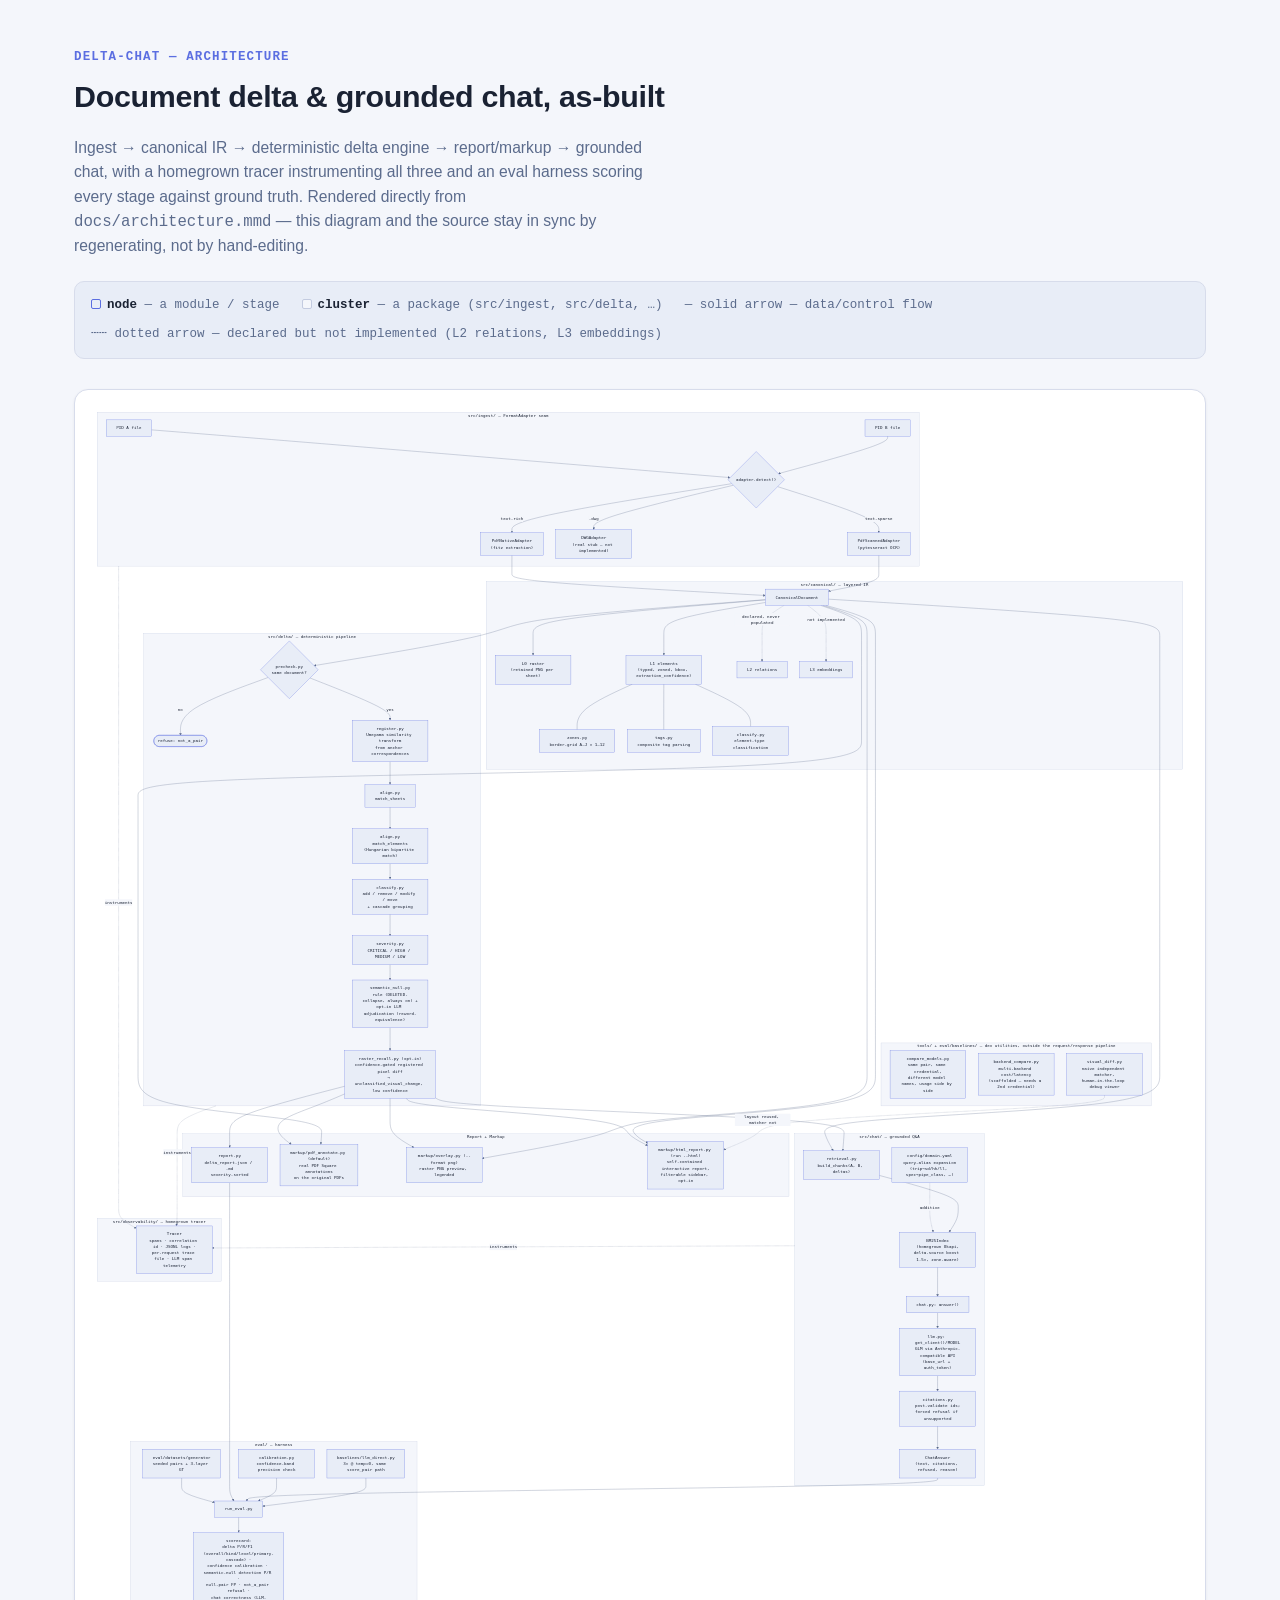
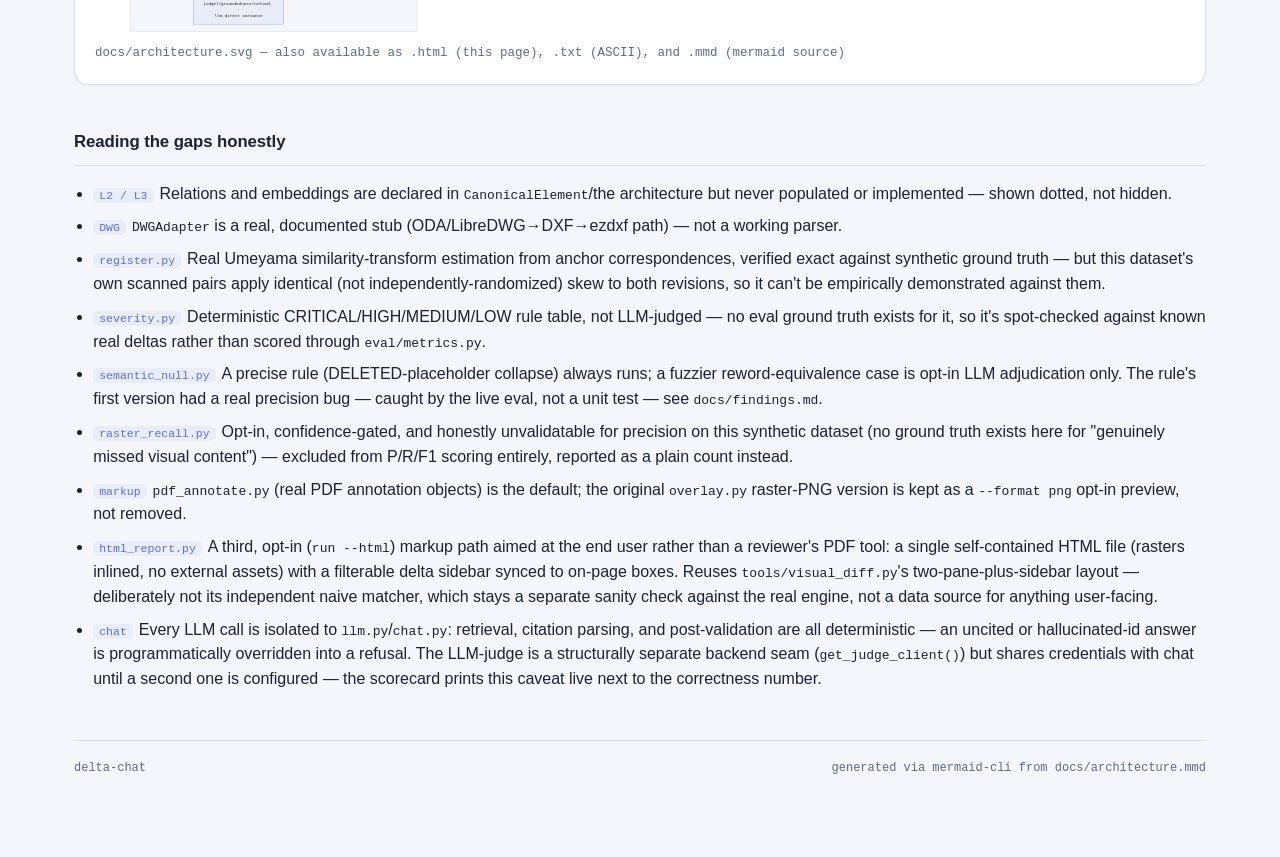
<file: docs/architecture.html>
<!doctype html>
<html lang="en">
<head>
<meta charset="utf-8">
<title>delta-chat — Architecture</title>
<meta name="viewport" content="width=device-width, initial-scale=1">
<style>
  :root {
    --bg: #f4f6fb;
    --card: #ffffff;
    --ink: #1a2233;
    --muted: #5b6b8c;
    --border: #d7dceb;
    --accent: #5b6ee1;
    --accent-soft: #e8edf7;
    --mono: 'SF Mono', 'JetBrains Mono', Consolas, Menlo, monospace;
    --sans: -apple-system, BlinkMacSystemFont, 'Segoe UI', Helvetica, Arial, sans-serif;
  }
  @media (prefers-color-scheme: dark) {
    :root { --bg: #12151f; --card: #1b2032; --ink: #e7ebf5; --muted: #97a3c0; --border: #2c3350; --accent: #8c9bff; --accent-soft: #232a44; }
  }
  :root[data-theme="dark"] { --bg: #12151f; --card: #1b2032; --ink: #e7ebf5; --muted: #97a3c0; --border: #2c3350; --accent: #8c9bff; --accent-soft: #232a44; }
  :root[data-theme="light"] { --bg: #f4f6fb; --card: #ffffff; --ink: #1a2233; --muted: #5b6b8c; --border: #d7dceb; --accent: #5b6ee1; --accent-soft: #e8edf7; }

  * { box-sizing: border-box; }
  body {
    margin: 0;
    background: var(--bg);
    color: var(--ink);
    font-family: var(--sans);
    line-height: 1.55;
  }
  main { max-width: 1180px; margin: 0 auto; padding: 48px 24px 80px; }

  header { margin-bottom: 8px; }
  .eyebrow {
    font-family: var(--mono);
    font-size: 12.5px;
    letter-spacing: 0.09em;
    text-transform: uppercase;
    color: var(--accent);
    font-weight: 600;
  }
  h1 {
    font-size: 1.9rem;
    margin: 6px 0 6px;
    letter-spacing: -0.01em;
  }
  .sub { color: var(--muted); max-width: 68ch; font-size: 0.98rem; }

  nav.legend {
    display: flex; flex-wrap: wrap; gap: 10px 22px;
    margin: 22px 0 30px;
    padding: 14px 16px;
    background: var(--accent-soft);
    border: 1px solid var(--border);
    border-radius: 10px;
    font-family: var(--mono);
    font-size: 12.5px;
    color: var(--muted);
  }
  nav.legend b { color: var(--ink); }
  .swatch { display: inline-block; width: 10px; height: 10px; border-radius: 2px; margin-right: 6px; vertical-align: middle; }

  .diagram-card {
    background: var(--card);
    border: 1px solid var(--border);
    border-radius: 14px;
    padding: 20px;
    overflow: auto;
    box-shadow: 0 1px 3px rgba(20, 24, 40, 0.06);
  }
  .diagram-card img {
    display: block;
    width: 100%;
    max-width: none;
    background: #ffffff;
    border-radius: 6px;
  }
  .diagram-caption {
    margin-top: 10px;
    font-size: 12.5px;
    color: var(--muted);
    font-family: var(--mono);
  }

  section.notes { margin-top: 44px; }
  section.notes h2 {
    font-size: 1.05rem;
    letter-spacing: -0.005em;
    border-bottom: 1px solid var(--border);
    padding-bottom: 10px;
  }
  section.notes ul { padding-left: 1.2em; }
  section.notes li { margin: 8px 0; color: var(--ink); }
  section.notes li .tag {
    font-family: var(--mono);
    font-size: 11.5px;
    background: var(--accent-soft);
    color: var(--accent);
    border-radius: 5px;
    padding: 1px 6px;
    margin-right: 6px;
  }

  footer {
    margin-top: 48px;
    padding-top: 18px;
    border-top: 1px solid var(--border);
    color: var(--muted);
    font-family: var(--mono);
    font-size: 12px;
    display: flex; justify-content: space-between; flex-wrap: wrap; gap: 8px;
  }
  a { color: var(--accent); }
</style>
</head>
<body>
<main>
  <header>
    <div class="eyebrow">delta-chat — architecture</div>
    <h1>Document delta &amp; grounded chat, as-built</h1>
    <p class="sub">Ingest → canonical IR → deterministic delta engine → report/markup →
      grounded chat, with a homegrown tracer instrumenting all three and an eval
      harness scoring every stage against ground truth. Rendered directly from
      <code>docs/architecture.mmd</code> — this diagram and the source stay in sync
      by regenerating, not by hand-editing.</p>
  </header>

  <nav class="legend">
    <span><span class="swatch" style="background:#e8edf7;border:1px solid #5b6ee1;"></span><b>node</b> — a module / stage</span>
    <span><span class="swatch" style="background:#f4f6fb;border:1px solid #c3cbe0;"></span><b>cluster</b> — a package (src/ingest, src/delta, …)</span>
    <span>— solid arrow — data/control flow</span>
    <span>┄┄ dotted arrow — declared but not implemented (L2 relations, L3 embeddings)</span>
  </nav>

  <div class="diagram-card">
    <img src="architecture.svg" alt="delta-chat architecture diagram: ingest adapters feed a canonical document, which a deterministic delta engine (precheck, register, align, classify, severity, semantic-null detection, opt-in raster recall) turns into a report and three markup paths (real PDF annotations by default, a raster preview opt-in, and a self-contained interactive HTML report opt-in), and which grounded chat retrieves over with a domain-alias-expanded BM25 index; a homegrown tracer instruments ingest/delta/chat, and an eval harness scores the whole pipeline plus a suite of dev-only comparison tools.">
    <div class="diagram-caption">docs/architecture.svg — also available as .html (this page), .txt (ASCII), and .mmd (mermaid source)</div>
  </div>

  <section class="notes">
    <h2>Reading the gaps honestly</h2>
    <ul>
      <li><span class="tag">L2 / L3</span>Relations and embeddings are declared in <code>CanonicalElement</code>/the architecture but never populated or implemented — shown dotted, not hidden.</li>
      <li><span class="tag">DWG</span><code>DWGAdapter</code> is a real, documented stub (ODA/LibreDWG→DXF→ezdxf path) — not a working parser.</li>
      <li><span class="tag">register.py</span>Real Umeyama similarity-transform estimation from anchor correspondences, verified exact against synthetic ground truth — but this dataset's own scanned pairs apply identical (not independently-randomized) skew to both revisions, so it can't be empirically demonstrated against them.</li>
      <li><span class="tag">severity.py</span>Deterministic CRITICAL/HIGH/MEDIUM/LOW rule table, not LLM-judged — no eval ground truth exists for it, so it's spot-checked against known real deltas rather than scored through <code>eval/metrics.py</code>.</li>
      <li><span class="tag">semantic_null.py</span>A precise rule (DELETED-placeholder collapse) always runs; a fuzzier reword-equivalence case is opt-in LLM adjudication only. The rule's first version had a real precision bug — caught by the live eval, not a unit test — see <code>docs/findings.md</code>.</li>
      <li><span class="tag">raster_recall.py</span>Opt-in, confidence-gated, and honestly unvalidatable for precision on this synthetic dataset (no ground truth exists here for "genuinely missed visual content") — excluded from P/R/F1 scoring entirely, reported as a plain count instead.</li>
      <li><span class="tag">markup</span><code>pdf_annotate.py</code> (real PDF annotation objects) is the default; the original <code>overlay.py</code> raster-PNG version is kept as a <code>--format png</code> opt-in preview, not removed.</li>
      <li><span class="tag">html_report.py</span>A third, opt-in (<code>run --html</code>) markup path aimed at the end user rather than a reviewer's PDF tool: a single self-contained HTML file (rasters inlined, no external assets) with a filterable delta sidebar synced to on-page boxes. Reuses <code>tools/visual_diff.py</code>'s two-pane-plus-sidebar layout — deliberately not its independent naive matcher, which stays a separate sanity check against the real engine, not a data source for anything user-facing.</li>
      <li><span class="tag">chat</span>Every LLM call is isolated to <code>llm.py</code>/<code>chat.py</code>: retrieval, citation parsing, and post-validation are all deterministic — an uncited or hallucinated-id answer is programmatically overridden into a refusal. The LLM-judge is a structurally separate backend seam (<code>get_judge_client()</code>) but shares credentials with chat until a second one is configured — the scorecard prints this caveat live next to the correctness number.</li>
    </ul>
  </section>

  <footer>
    <span>delta-chat</span>
    <span>generated via mermaid-cli from docs/architecture.mmd</span>
  </footer>
</main>
</body>
</html>
</file>
